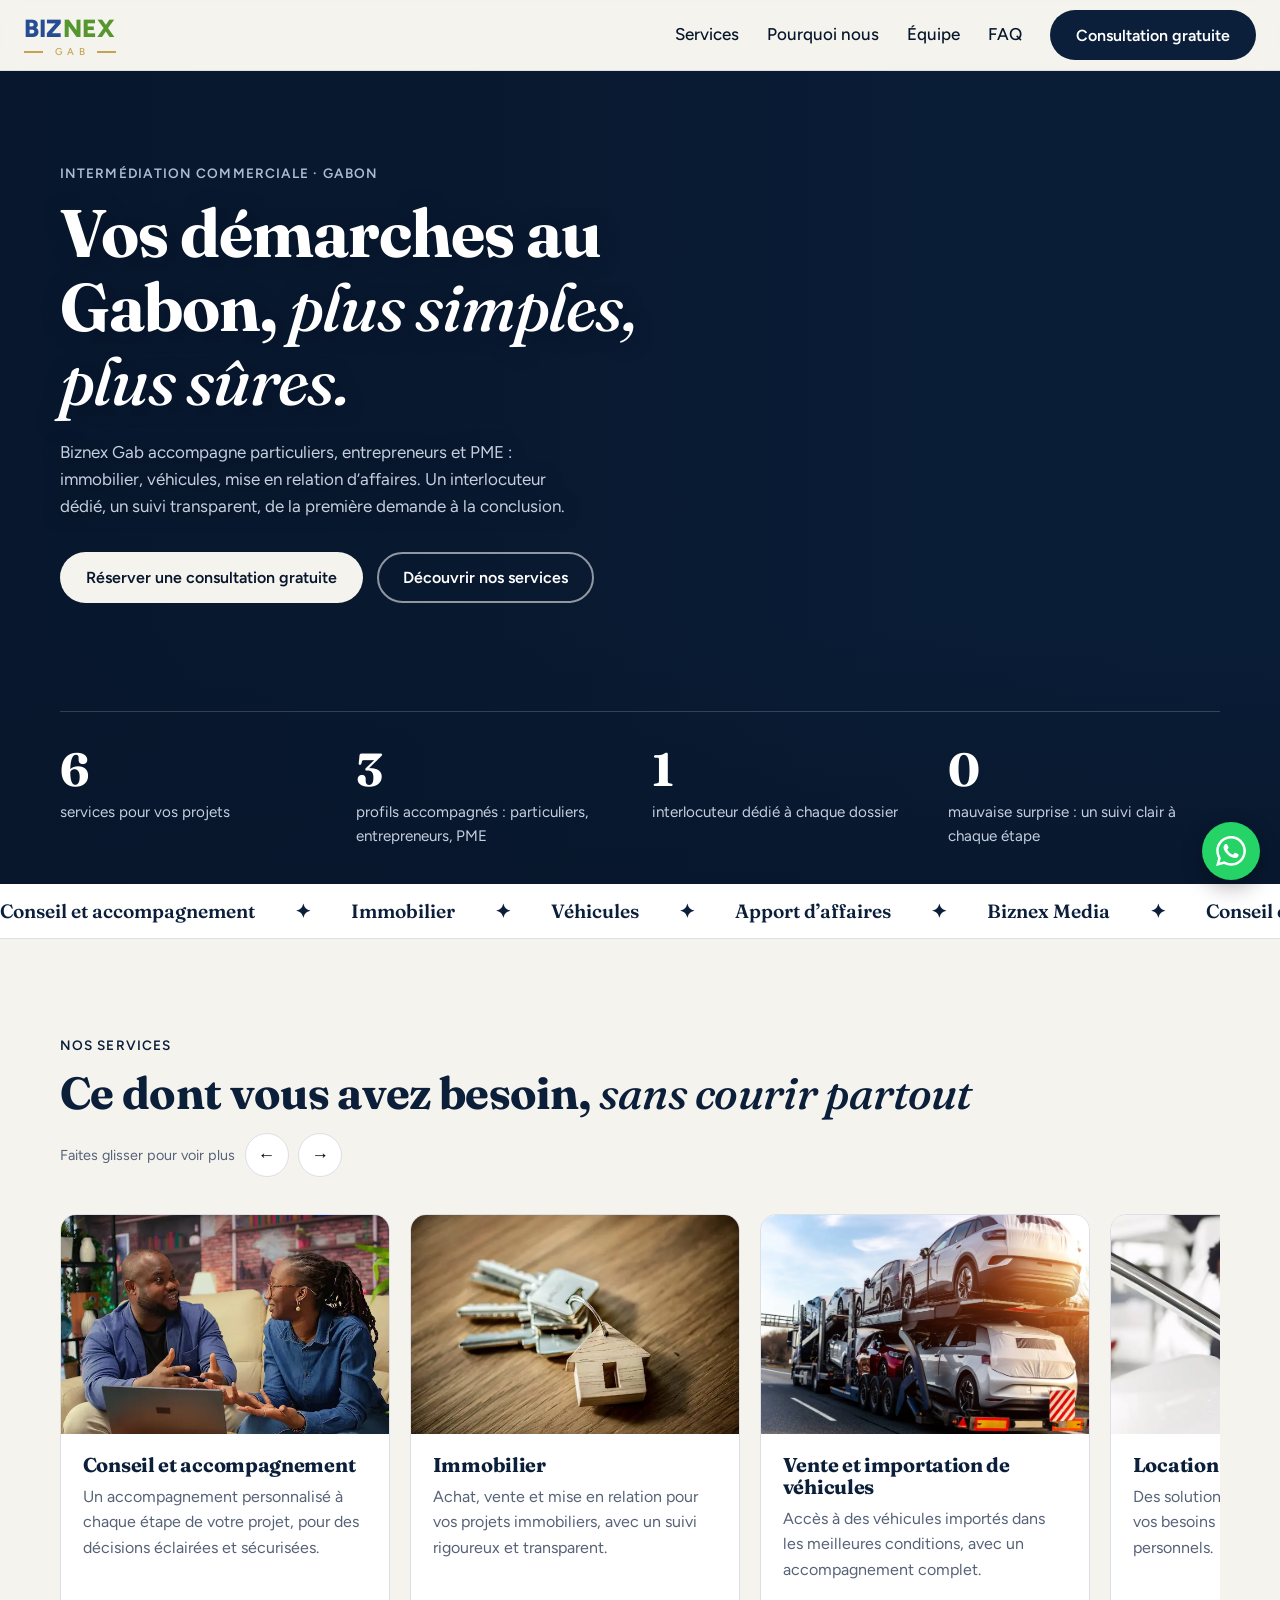
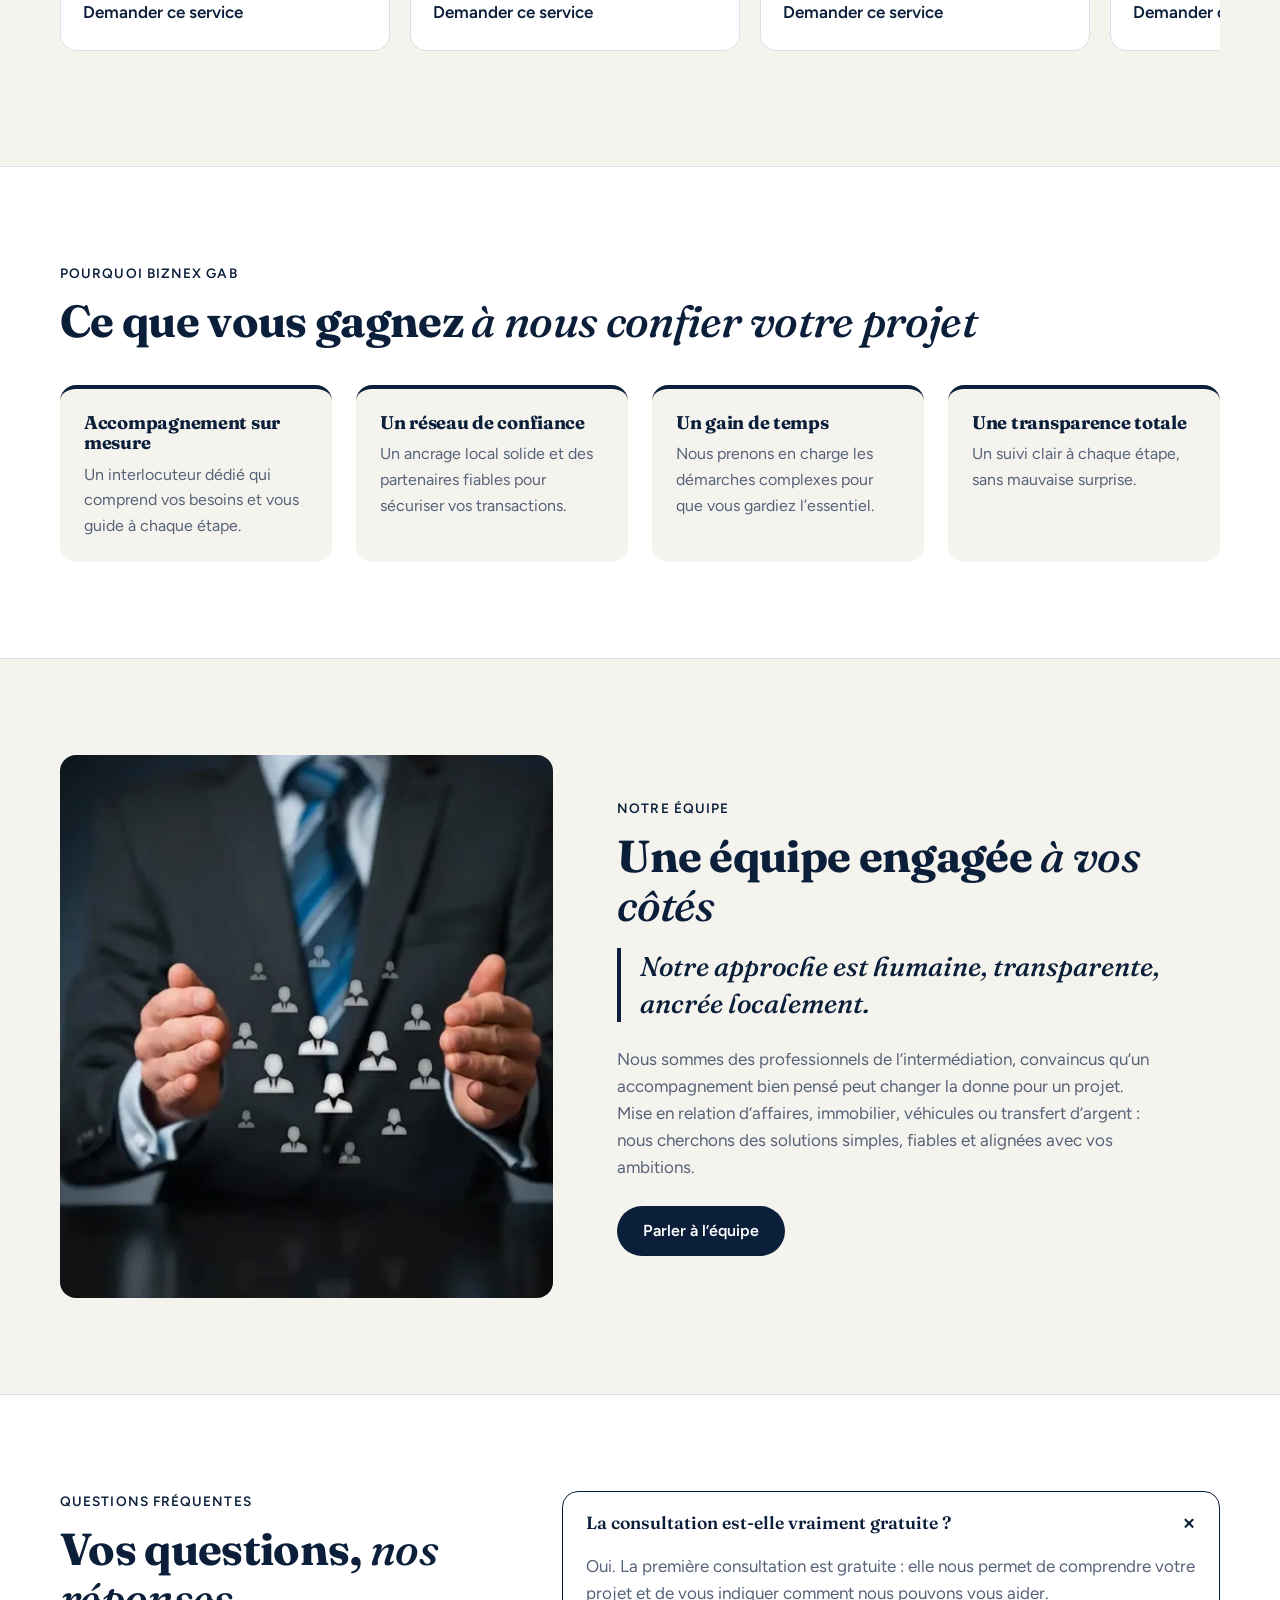
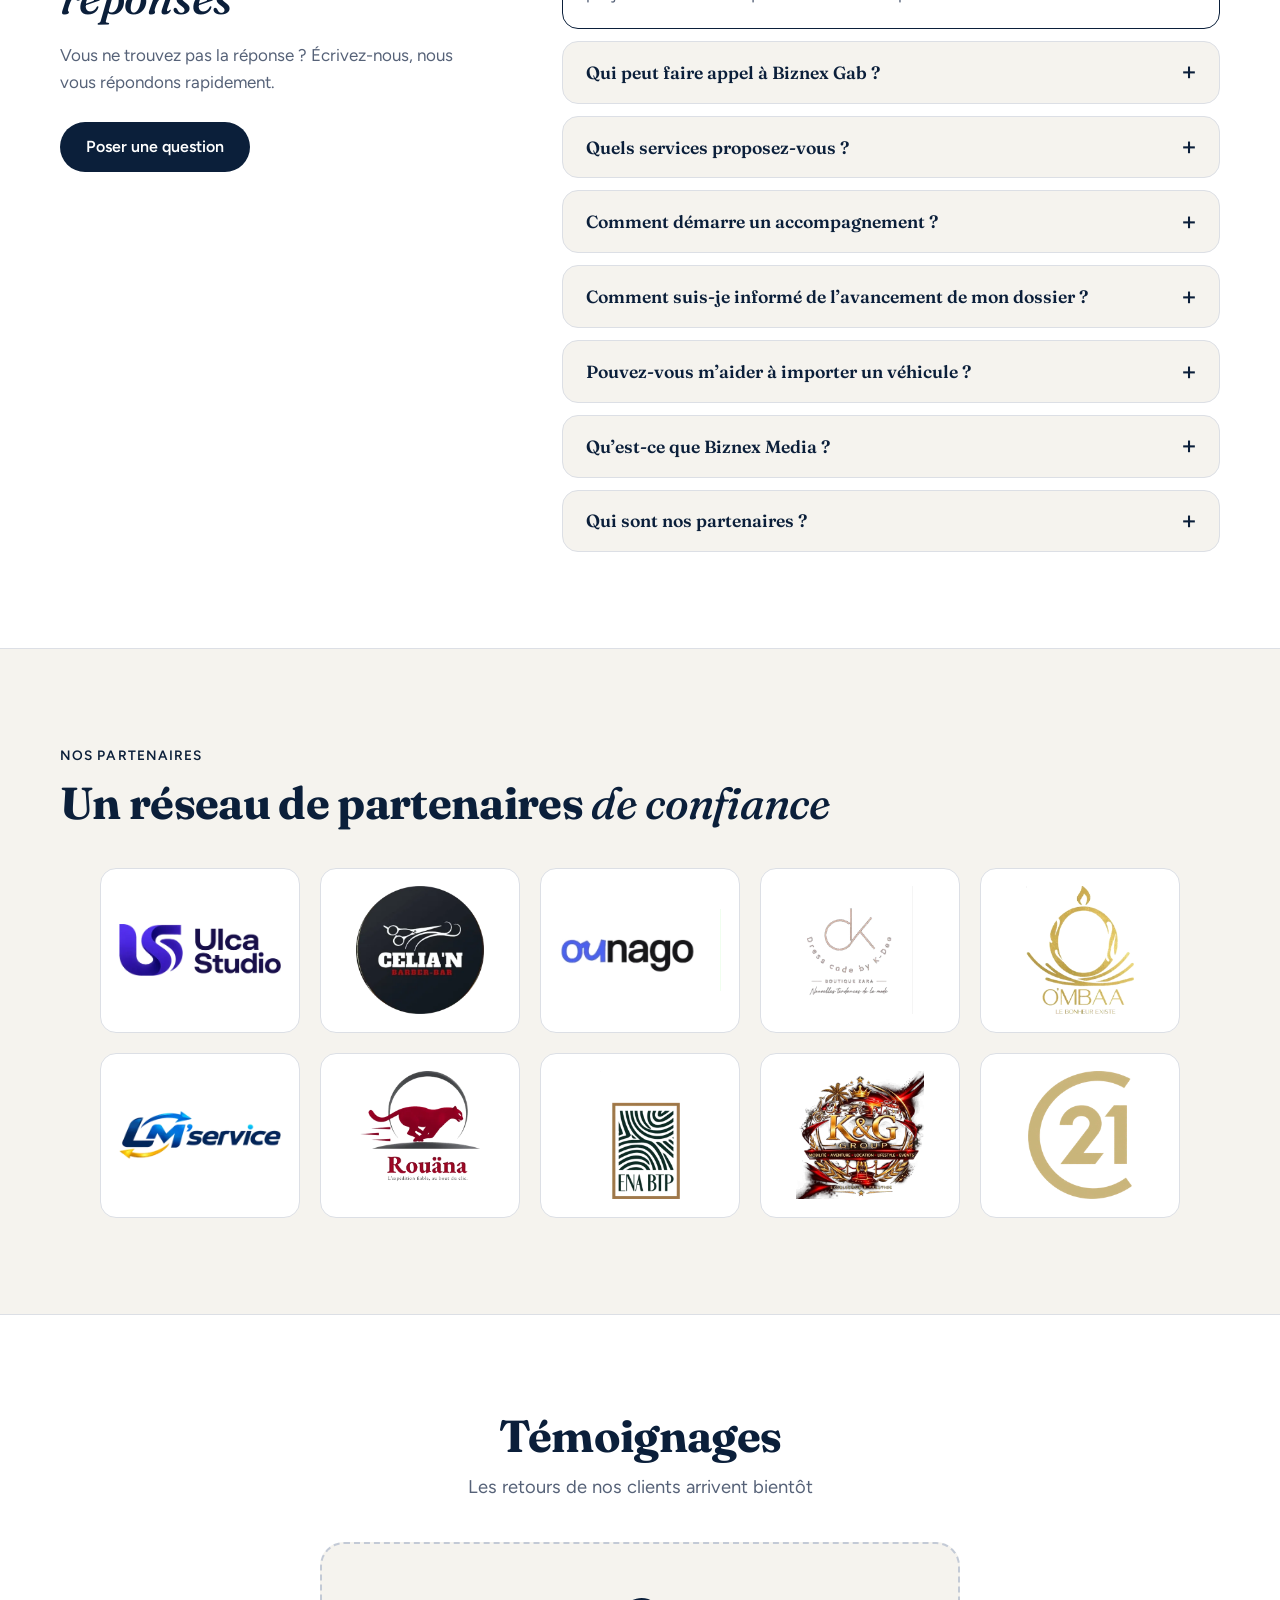
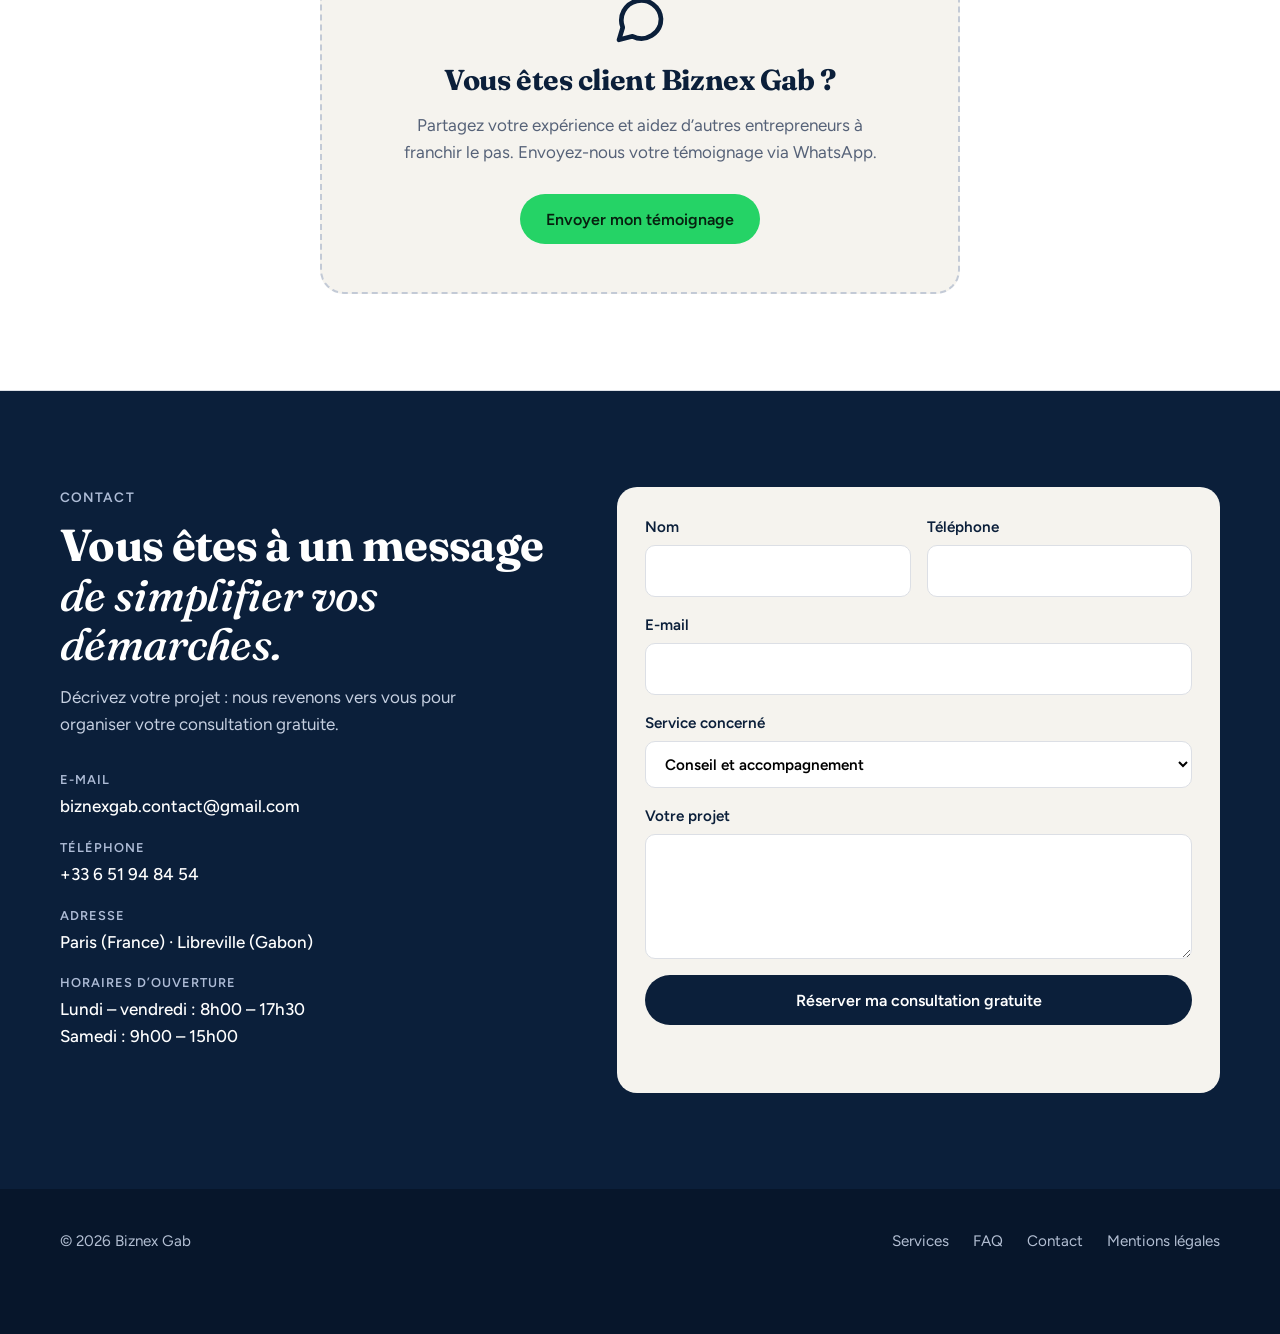
<file: index.html>
<!DOCTYPE html>
<html lang="fr">
<head>
<meta charset="utf-8">
<meta name="viewport" content="width=device-width, initial-scale=1">
<meta name="theme-color" content="#0b1f3a">
<meta name="color-scheme" content="only light">
<title>Biznex Gab – Intermédiation commerciale au Gabon</title>
<meta name="description" content="Biznex Gab accompagne particuliers, entrepreneurs et PME au Gabon : immobilier, véhicules, apport d’affaires, conseil et podcasts.">
<link rel="preconnect" href="https://fonts.googleapis.com">
<link rel="preconnect" href="https://fonts.gstatic.com" crossorigin>
<link href="https://fonts.googleapis.com/css2?family=Fraunces:ital,opsz,wght@0,9..144,600;0,9..144,700;1,9..144,500&family=Figtree:wght@400;500;600;800&display=swap" rel="stylesheet">
<link rel="stylesheet" href="css/style.css">
<script>document.documentElement.classList.add('js')</script>
<script type="application/ld+json">
{
  "@context": "https://schema.org",
  "@type": "FAQPage",
  "mainEntity": [
    {
      "@type": "Question",
      "name": "La consultation est-elle vraiment gratuite ?",
      "acceptedAnswer": {
        "@type": "Answer",
        "text": "Oui. La première consultation est gratuite : elle nous permet de comprendre votre projet et de vous indiquer comment nous pouvons vous aider."
      }
    },
    {
      "@type": "Question",
      "name": "Qui peut faire appel à Biznex Gab ?",
      "acceptedAnswer": {
        "@type": "Answer",
        "text": "Les particuliers, les entrepreneurs et les PME qui ont un projet ou une démarche à mener au Gabon : immobilier, véhicules, mise en relation d’affaires ou conseil."
      }
    },
    {
      "@type": "Question",
      "name": "Quels services proposez-vous ?",
      "acceptedAnswer": {
        "@type": "Answer",
        "text": "Conseil et accompagnement, immobilier (achat, vente, mise en relation), vente et importation de véhicules, location de véhicules, apport d’affaires, et production de podcasts entrepreneuriaux avec Biznex Media."
      }
    },
    {
      "@type": "Question",
      "name": "Comment démarre un accompagnement ?",
      "acceptedAnswer": {
        "@type": "Answer",
        "text": "Vous nous décrivez votre projet via le formulaire de contact. Un interlocuteur dédié vous répond pour organiser votre consultation, puis vous guide à chaque étape."
      }
    },
    {
      "@type": "Question",
      "name": "Comment suis-je informé de l’avancement de mon dossier ?",
      "acceptedAnswer": {
        "@type": "Answer",
        "text": "Vous avez un interlocuteur unique et un suivi clair à chaque étape, pour éviter toute mauvaise surprise."
      }
    },
    {
      "@type": "Question",
      "name": "Pouvez-vous m’aider à importer un véhicule ?",
      "acceptedAnswer": {
        "@type": "Answer",
        "text": "Oui. Nous vous donnons accès à des véhicules importés et vous accompagnons de bout en bout dans la démarche."
      }
    },
    {
      "@type": "Question",
      "name": "Qu’est-ce que Biznex Media ?",
      "acceptedAnswer": {
        "@type": "Answer",
        "text": "C’est notre activité de conception et de production de podcasts entrepreneuriaux."
      }
    },
    {
      "@type": "Question",
      "name": "Qui sont nos partenaires ?",
      "acceptedAnswer": {
        "@type": "Answer",
        "text": "Biznex Gab s’appuie sur un réseau de partenaires de confiance : Ulca Studio, Celia’N Barber-Bar, Ounago, Dress Code by K-Dee (Boutique Zara), O’MBAA, LM’service, Rouäna, ENA BTP, K&G Group et Century 21. Retrouvez leurs logos dans la section Nos partenaires."
      }
    }
  ]
}
</script>
</head>
<body>

<div class="progress" id="progress"></div>
<header>
  <div class="wrap nav">
    <a class="logo" href="#haut" aria-label="Biznex Gab, accueil"><span class="logo-mot"><span class="logo-biz">BIZ</span><span class="logo-nex">NEX</span></span><span class="logo-gab">GAB</span></a>
    <button class="burger" aria-label="Ouvrir le menu" aria-expanded="false" aria-controls="menu"><span></span><span></span><span></span></button>
    <nav aria-label="Navigation principale">
      <ul id="menu">
        <li><a href="#services">Services</a></li>
        <li><a href="#pourquoi">Pourquoi nous</a></li>
        <li><a href="#equipe">Équipe</a></li>
        <li><a href="#faq">FAQ</a></li>
        <li><a class="btn btn-nuit" href="#contact">Consultation gratuite</a></li>
      </ul>
    </nav>
  </div>
</header>

<main id="haut">
  <section class="hero">
    <div class="hero-bg" aria-hidden="true"><img src="images/IMG_7253_hd.webp" alt=""><img src="images/IMG_7257_hd.webp" alt="" loading="lazy"><img src="images/IMG_7255_hd.webp" alt="" loading="lazy"><img src="images/IMG_7252_hd.webp" alt="" loading="lazy"><img src="images/IMG_7258_hd.webp" alt="" loading="lazy"></div>
    <div class="wrap">
      <div class="hero-grid">
        <div>
          <span class="eyebrow">Intermédiation commerciale · Gabon</span>
          <h1>Vos démarches au Gabon, <em>plus simples, plus sûres.</em></h1>
          <p class="lead">Biznex Gab accompagne particuliers, entrepreneurs et PME : immobilier, véhicules, mise en relation d’affaires. Un interlocuteur dédié, un suivi transparent, de la première demande à la conclusion.</p>
          <div class="actions">
            <a class="btn btn-clair" href="#contact">Réserver une consultation gratuite</a>
            <a class="btn btn-ligne" href="#services">Découvrir nos services</a>
          </div>
        </div>
      </div>
      <div class="chiffres">
        <div><strong data-n="6">0</strong><span>services pour vos projets</span></div>
        <div><strong data-n="3">0</strong><span>profils accompagnés : particuliers, entrepreneurs, PME</span></div>
        <div><strong data-n="1">0</strong><span>interlocuteur dédié à chaque dossier</span></div>
        <div><strong data-n="0">0</strong><span>mauvaise surprise : un suivi clair à chaque étape</span></div>
      </div>
    </div>
  </section>

  <div class="marquee" aria-hidden="true">
    <div class="marquee-track">
      <div><span>Conseil et accompagnement</span><span>✦</span><span>Immobilier</span><span>✦</span><span>Véhicules</span><span>✦</span><span>Apport d’affaires</span><span>✦</span><span>Biznex Media</span><span>✦</span></div>
      <div><span>Conseil et accompagnement</span><span>✦</span><span>Immobilier</span><span>✦</span><span>Véhicules</span><span>✦</span><span>Apport d’affaires</span><span>✦</span><span>Biznex Media</span><span>✦</span></div>
    </div>
  </div>

  <section id="services">
    <div class="wrap">
      <div class="tete">
        <div><span class="eyebrow">Nos services</span><h2>Ce dont vous avez besoin, <em>sans courir partout</em></h2></div>
        <div class="fleches"><span>Faites glisser pour voir plus</span>
          <button class="fl" id="prev" aria-label="Services précédents">←</button>
          <button class="fl" id="next" aria-label="Services suivants">→</button></div>
      </div>
      <div class="piste" id="piste" tabindex="0" aria-label="Liste des services">
        <article class="carte"><img src="images/IMG_7253.webp" alt="Séance de conseil" loading="lazy"><div><h3>Conseil et accompagnement</h3><p>Un accompagnement personnalisé à chaque étape de votre projet, pour des décisions éclairées et sécurisées.</p><a href="#contact" data-service="Conseil et accompagnement">Demander ce service</a></div></article>
        <article class="carte"><img src="images/IMG_7255.webp" alt="Bien immobilier" loading="lazy"><div><h3>Immobilier</h3><p>Achat, vente et mise en relation pour vos projets immobiliers, avec un suivi rigoureux et transparent.</p><a href="#contact" data-service="Immobilier">Demander ce service</a></div></article>
        <article class="carte"><img src="images/IMG_7257.webp" alt="Véhicule importé" loading="lazy"><div><h3>Vente et importation de véhicules</h3><p>Accès à des véhicules importés dans les meilleures conditions, avec un accompagnement complet.</p><a href="#contact" data-service="Vente et importation de véhicules">Demander ce service</a></div></article>
        <article class="carte"><img src="images/IMG_7258.webp" alt="Véhicule de location" loading="lazy"><div><h3>Location de véhicules</h3><p>Des solutions de location adaptées à vos besoins professionnels ou personnels.</p><a href="#contact" data-service="Location de véhicules">Demander ce service</a></div></article>
        <article class="carte"><img src="images/IMG_7252.webp" alt="Rencontre d’affaires" loading="lazy"><div><h3>Apport d’affaires</h3><p>Mise en relation stratégique entre entreprises et investisseurs pour concrétiser vos projets d’affaires.</p><a href="#contact" data-service="Apport d’affaires">Demander ce service</a></div></article>
        <article class="carte"><img src="images/IMG_8871.webp" alt="Enregistrement de podcast" loading="lazy"><div><h3>Biznex Media</h3><p>Conception et production de podcasts entrepreneuriaux.</p><a href="#contact" data-service="Biznex Media (podcasts)">Demander ce service</a></div></article>
      </div>
    </div>
  </section>

  <section id="pourquoi">
    <div class="wrap">
      <span class="eyebrow">Pourquoi Biznex Gab</span>
      <h2>Ce que vous gagnez <em>à nous confier votre projet</em></h2>
      <div class="engage">
        <div><h3>Accompagnement sur mesure</h3><p>Un interlocuteur dédié qui comprend vos besoins et vous guide à chaque étape.</p></div>
        <div><h3>Un réseau de confiance</h3><p>Un ancrage local solide et des partenaires fiables pour sécuriser vos transactions.</p></div>
        <div><h3>Un gain de temps</h3><p>Nous prenons en charge les démarches complexes pour que vous gardiez l’essentiel.</p></div>
        <div><h3>Une transparence totale</h3><p>Un suivi clair à chaque étape, sans mauvaise surprise.</p></div>
      </div>
    </div>
  </section>

  <section id="equipe">
    <div class="wrap equipe">
      <img src="images/IMG_7261.webp" alt="L’équipe Biznex Gab" loading="lazy">
      <div>
        <span class="eyebrow">Notre équipe</span>
        <h2>Une équipe engagée <em>à vos côtés</em></h2>
        <blockquote>Notre approche est humaine, transparente, ancrée localement.</blockquote>
        <p>Nous sommes des professionnels de l’intermédiation, convaincus qu’un accompagnement bien pensé peut changer la donne pour un projet. Mise en relation d’affaires, immobilier, véhicules ou transfert d’argent : nous cherchons des solutions simples, fiables et alignées avec vos ambitions.</p>
        <a class="btn btn-nuit" href="#contact">Parler à l’équipe</a>
      </div>
    </div>
  </section>

  <section id="faq">
    <div class="wrap faq-grid">
      <div>
        <span class="eyebrow">Questions fréquentes</span>
        <h2>Vos questions, <em>nos réponses</em></h2>
        <p class="faq-intro">Vous ne trouvez pas la réponse ? Écrivez-nous, nous vous répondons rapidement.</p>
        <a class="btn btn-nuit" href="#contact">Poser une question</a>
      </div>
      <div class="faq-liste">
        <details open>
          <summary>La consultation est-elle vraiment gratuite ?</summary>
          <div class="faq-rep"><p>Oui. La première consultation est gratuite : elle nous permet de comprendre votre projet et de vous indiquer comment nous pouvons vous aider.</p></div>
        </details>
        <details>
          <summary>Qui peut faire appel à Biznex Gab ?</summary>
          <div class="faq-rep"><p>Les particuliers, les entrepreneurs et les PME qui ont un projet ou une démarche à mener au Gabon : immobilier, véhicules, mise en relation d’affaires ou conseil.</p></div>
        </details>
        <details>
          <summary>Quels services proposez-vous ?</summary>
          <div class="faq-rep"><p>Conseil et accompagnement, immobilier (achat, vente, mise en relation), vente et importation de véhicules, location de véhicules, apport d’affaires, et production de podcasts entrepreneuriaux avec Biznex Media.</p></div>
        </details>
        <details>
          <summary>Comment démarre un accompagnement ?</summary>
          <div class="faq-rep"><p>Vous nous décrivez votre projet via le formulaire de contact. Un interlocuteur dédié vous répond pour organiser votre consultation, puis vous guide à chaque étape.</p></div>
        </details>
        <details>
          <summary>Comment suis-je informé de l’avancement de mon dossier ?</summary>
          <div class="faq-rep"><p>Vous avez un interlocuteur unique et un suivi clair à chaque étape, pour éviter toute mauvaise surprise.</p></div>
        </details>
        <details>
          <summary>Pouvez-vous m’aider à importer un véhicule ?</summary>
          <div class="faq-rep"><p>Oui. Nous vous donnons accès à des véhicules importés et vous accompagnons de bout en bout dans la démarche.</p></div>
        </details>
        <details>
          <summary>Qu’est-ce que Biznex Media ?</summary>
          <div class="faq-rep"><p>C’est notre activité de conception et de production de podcasts entrepreneuriaux.</p></div>
        </details>
        <details>
          <summary>Qui sont nos partenaires ?</summary>
          <div class="faq-rep"><p>Biznex Gab s’appuie sur un réseau de partenaires de confiance : Ulca Studio, Celia’N Barber-Bar, Ounago, Dress Code by K-Dee (Boutique Zara), O’MBAA, LM’service, Rouäna, ENA BTP, K&amp;G Group et Century 21. Retrouvez leurs logos dans la section <a href="#partenaires">Nos partenaires</a>.</p></div>
        </details>
      </div>
    </div>
  </section>

  <section id="partenaires">
    <div class="wrap">
      <div class="tete"><div><span class="eyebrow">Nos partenaires</span><h2>Un réseau de partenaires <em>de confiance</em></h2></div></div>
      <ul class="logos">
      <li><img src="images/partenaires/ulca-studio.webp" alt="Ulca Studio" loading="lazy"></li>
      <li><img src="images/partenaires/celian-barber-bar.webp" alt="Celia’N Barber-Bar" loading="lazy"></li>
      <li><img src="images/partenaires/ounago.webp" alt="Ounago" loading="lazy"></li>
      <li><img src="images/partenaires/dress-code-k-dee.webp" alt="Dress Code by K-Dee, Boutique Zara" loading="lazy"></li>
      <li><img src="images/partenaires/ombaa.webp" alt="O’MBAA" loading="lazy"></li>
      <li><img src="images/partenaires/lm-service.webp" alt="LM’service" loading="lazy"></li>
      <li><img src="images/partenaires/rouana.webp" alt="Rouäna" loading="lazy"></li>
      <li><img src="images/partenaires/ena-btp.webp" alt="ENA BTP" loading="lazy"></li>
      <li><img src="images/partenaires/kg-group.webp" alt="K&amp;G Group" loading="lazy"></li>
      <li><img src="images/partenaires/century21.webp" alt="Century 21" loading="lazy"></li>
      </ul>
    </div>
  </section>

  <section id="temoignages">
    <div class="wrap temo">
      <h2>Témoignages</h2>
      <p class="temo-sous">Les retours de nos clients arrivent bientôt</p>
      <div class="temo-carte">
        <svg viewBox="0 0 24 24" width="56" height="56" fill="none" stroke="currentColor" stroke-width="2" stroke-linecap="round" stroke-linejoin="round" aria-hidden="true"><path d="M21 11.5a8.4 8.4 0 0 1-12.2 7.5L3 20.5l1.6-5.3A8.5 8.5 0 1 1 21 11.5z"/></svg>
        <h3>Vous êtes client Biznex Gab ?</h3>
        <p>Partagez votre expérience et aidez d’autres entrepreneurs à franchir le pas. Envoyez-nous votre témoignage via WhatsApp.</p>
        <a class="btn btn-wa" href="https://wa.me/33651948454?text=Bonjour%2C%20je%20suis%20client%20Biznex%20Gab%20et%20je%20souhaite%20partager%20mon%20t%C3%A9moignage." target="_blank" rel="noopener">Envoyer mon témoignage</a>
      </div>
    </div>
  </section>

  <section id="contact" class="dark">
    <div class="wrap contact">
      <div>
        <span class="eyebrow">Contact</span>
        <h2>Vous êtes à un message <em>de simplifier vos démarches.</em></h2>
        <p class="lead">Décrivez votre projet : nous revenons vers vous pour organiser votre consultation gratuite.</p>
        <ul class="coords">
          <li><span>E-mail</span><a href="mailto:biznexgab.contact@gmail.com">biznexgab.contact@gmail.com</a></li>
          <li><span>Téléphone</span><a href="tel:+33651948454">+33 6 51 94 84 54</a></li>
          <li><span>Adresse</span><div>Paris (France) · Libreville (Gabon)</div></li>
          <li><span>Horaires d’ouverture</span><div>Lundi – vendredi : 8h00 – 17h30<br>Samedi : 9h00 – 15h00</div></li>
        </ul>
      </div>
      <form id="form" action="https://formspree.io/f/xnpdjlnp" method="POST">
        <div class="duo">
          <label>Nom<input name="nom" required autocomplete="name"></label>
          <label>Téléphone<input name="telephone" type="tel" required autocomplete="tel"></label>
        </div>
        <label>E-mail<input name="email" type="email" required autocomplete="email"></label>
        <label>Service concerné
          <select name="service" id="service">
            <option>Conseil et accompagnement</option><option>Immobilier</option><option>Vente et importation de véhicules</option>
            <option>Location de véhicules</option><option>Apport d’affaires</option><option>Biznex Media (podcasts)</option>
          </select>
        </label>
        <label>Votre projet<textarea name="message" rows="4" required></textarea></label>
        <button class="btn btn-nuit" type="submit">Réserver ma consultation gratuite</button>
        <p class="statut" id="statut" role="status"></p>
      </form>
    </div>
  </section>
</main>

<footer>
  <div class="wrap pied">
    <span>© 2026 Biznex Gab</span>
    <ul><li><a href="#services">Services</a></li><li><a href="#faq">FAQ</a></li><li><a href="#contact">Contact</a></li><li><a href="mentions-legales.html">Mentions légales</a></li></ul>
  </div>
</footer>

<a class="wa-flottant" href="https://wa.me/33651948454?text=Bonjour%2C%20je%20vous%20contacte%20depuis%20votre%20site%20Biznex%20Gab.%20J%E2%80%99aimerais%20avoir%20des%20informations%20sur%20vos%20services." target="_blank" rel="noopener" aria-label="Nous écrire sur WhatsApp"><svg viewBox="0 0 24 24" width="30" height="30" fill="currentColor" aria-hidden="true"><path d="M17.47 14.38c-.3-.15-1.76-.87-2.03-.97-.27-.1-.47-.15-.67.15-.2.3-.77.97-.94 1.16-.17.2-.35.22-.64.07-.3-.15-1.26-.46-2.39-1.47-.88-.79-1.48-1.76-1.65-2.06-.17-.3-.02-.46.13-.6.13-.13.3-.35.45-.52.15-.17.2-.3.3-.5.1-.2.05-.37-.03-.52-.07-.15-.67-1.61-.92-2.21-.24-.58-.49-.5-.67-.51h-.57c-.2 0-.52.07-.79.37-.27.3-1.04 1.02-1.04 2.48s1.07 2.88 1.21 3.07c.15.2 2.1 3.2 5.08 4.49.71.3 1.26.49 1.69.63.71.23 1.36.2 1.87.12.57-.09 1.76-.72 2.01-1.41.25-.7.25-1.29.17-1.41-.07-.12-.27-.2-.57-.35m-5.42 7.4h-.01a9.87 9.87 0 0 1-5.03-1.38l-.36-.21-3.74.98 1-3.65-.24-.37a9.86 9.86 0 0 1-1.51-5.26c0-5.45 4.44-9.88 9.89-9.88 2.64 0 5.12 1.03 6.99 2.9a9.82 9.82 0 0 1 2.89 6.99c0 5.45-4.44 9.88-9.88 9.88m8.41-18.3A11.8 11.8 0 0 0 12.05 0C5.5 0 .16 5.34.16 11.89c0 2.1.55 4.14 1.59 5.95L.06 24l6.3-1.65a11.88 11.88 0 0 0 5.68 1.45h.01c6.55 0 11.89-5.34 11.89-11.89a11.82 11.82 0 0 0-3.48-8.41z"/></svg></a>

<script src="js/main.js" defer></script>
</body>
</html>
</file>
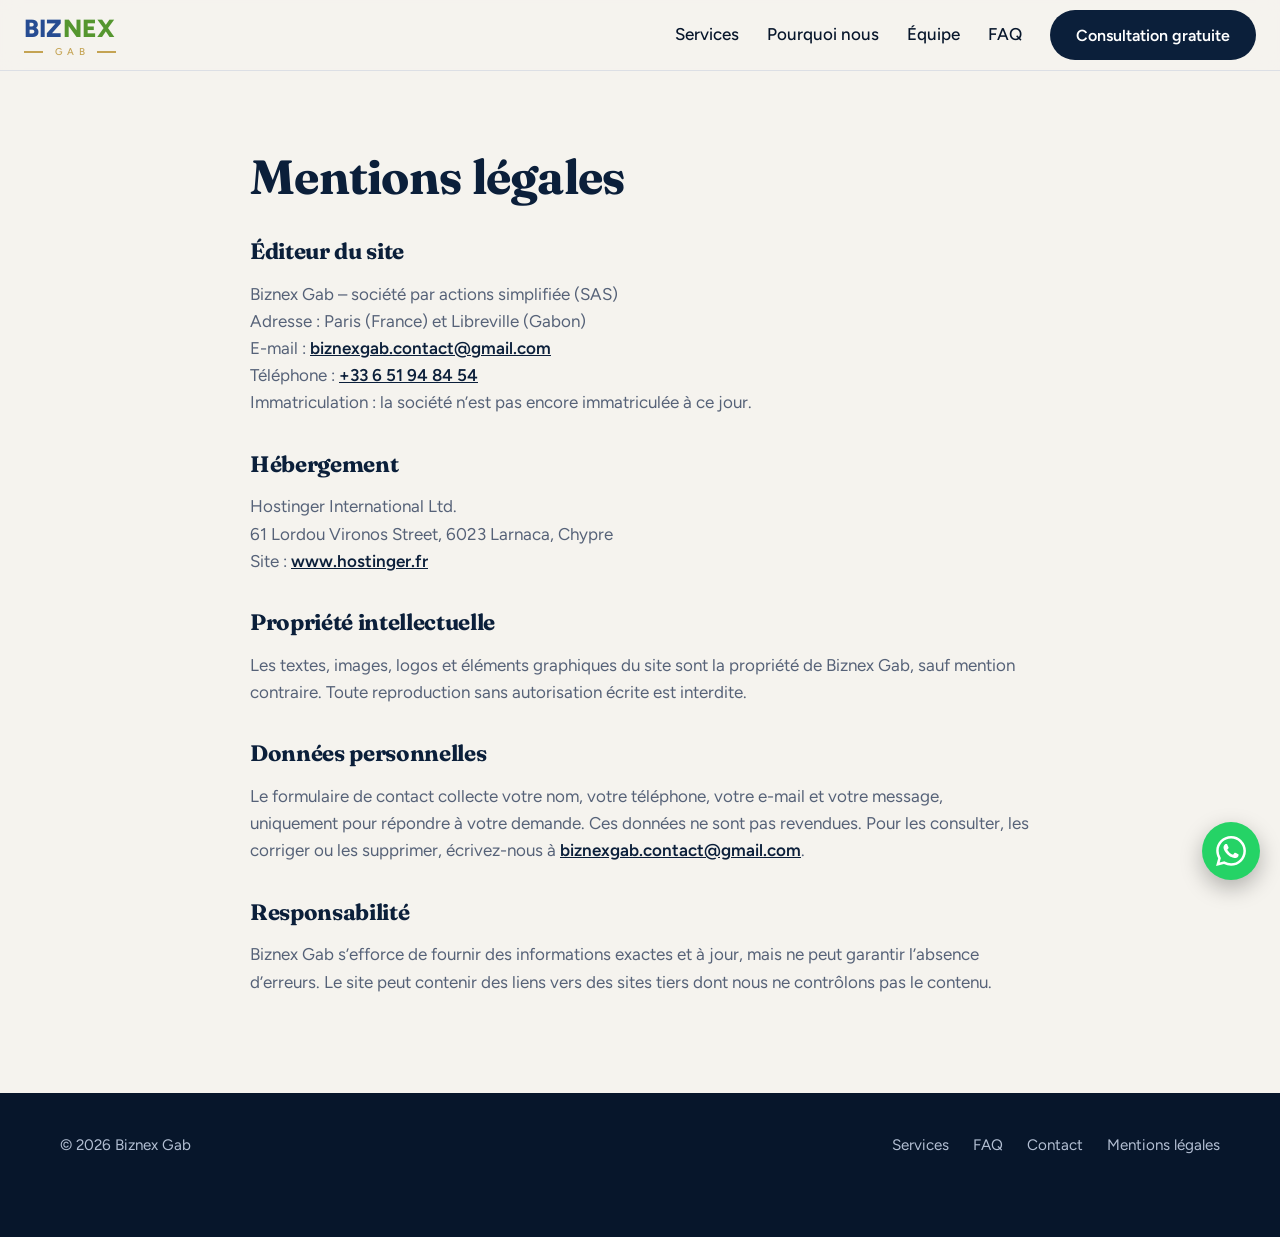
<file: mentions-legales.html>
<!DOCTYPE html>
<html lang="fr">
<head>
<meta charset="utf-8">
<meta name="viewport" content="width=device-width, initial-scale=1">
<meta name="theme-color" content="#0b1f3a">
<meta name="robots" content="noindex">
<title>Mentions légales – Biznex Gab</title>
<link rel="preconnect" href="https://fonts.googleapis.com">
<link rel="preconnect" href="https://fonts.gstatic.com" crossorigin>
<link href="https://fonts.googleapis.com/css2?family=Fraunces:ital,opsz,wght@0,9..144,600;0,9..144,700;1,9..144,500&family=Figtree:wght@400;500;600;800&display=swap" rel="stylesheet">
<link rel="stylesheet" href="css/style.css">
</head>
<body>

<header>
  <div class="wrap nav">
    <a class="logo" href="index.html" aria-label="Biznex Gab, accueil"><span class="logo-mot"><span class="logo-biz">BIZ</span><span class="logo-nex">NEX</span></span><span class="logo-gab">GAB</span></a>
    <button class="burger" aria-label="Ouvrir le menu" aria-expanded="false" aria-controls="menu"><span></span><span></span><span></span></button>
    <nav aria-label="Navigation principale">
      <ul id="menu">
        <li><a href="index.html#services">Services</a></li>
        <li><a href="index.html#pourquoi">Pourquoi nous</a></li>
        <li><a href="index.html#equipe">Équipe</a></li>
        <li><a href="index.html#faq">FAQ</a></li>
        <li><a class="btn btn-nuit" href="index.html#contact">Consultation gratuite</a></li>
      </ul>
    </nav>
  </div>
</header>

<main class="legal">
  <div class="wrap">
    <h1>Mentions légales</h1>

    <h2>Éditeur du site</h2>
    <p>Biznex Gab – société par actions simplifiée (SAS)<br>
    Adresse : Paris (France) et Libreville (Gabon)<br>
    E-mail : <a href="mailto:biznexgab.contact@gmail.com">biznexgab.contact@gmail.com</a><br>
    Téléphone : <a href="tel:+33651948454">+33 6 51 94 84 54</a><br>
    Immatriculation : la société n’est pas encore immatriculée à ce jour.</p>

    <h2>Hébergement</h2>
    <p>Hostinger International Ltd.<br>
    61 Lordou Vironos Street, 6023 Larnaca, Chypre<br>
    Site : <a href="https://www.hostinger.fr" target="_blank" rel="noopener">www.hostinger.fr</a></p>

    <h2>Propriété intellectuelle</h2>
    <p>Les textes, images, logos et éléments graphiques du site sont la propriété de Biznex Gab, sauf mention contraire. Toute reproduction sans autorisation écrite est interdite.</p>

    <h2>Données personnelles</h2>
    <p>Le formulaire de contact collecte votre nom, votre téléphone, votre e-mail et votre message, uniquement pour répondre à votre demande. Ces données ne sont pas revendues. Pour les consulter, les corriger ou les supprimer, écrivez-nous à <a href="mailto:biznexgab.contact@gmail.com">biznexgab.contact@gmail.com</a>.</p>

    <h2>Responsabilité</h2>
    <p>Biznex Gab s’efforce de fournir des informations exactes et à jour, mais ne peut garantir l’absence d’erreurs. Le site peut contenir des liens vers des sites tiers dont nous ne contrôlons pas le contenu.</p>
  </div>
</main>

<footer>
  <div class="wrap pied">
    <span>© 2026 Biznex Gab</span>
    <ul><li><a href="index.html#services">Services</a></li><li><a href="index.html#faq">FAQ</a></li><li><a href="index.html#contact">Contact</a></li><li><a href="mentions-legales.html">Mentions légales</a></li></ul>
  </div>
</footer>

<a class="wa-flottant" href="https://wa.me/33651948454?text=Bonjour%2C%20je%20vous%20contacte%20depuis%20votre%20site%20Biznex%20Gab.%20J%E2%80%99aimerais%20avoir%20des%20informations%20sur%20vos%20services." target="_blank" rel="noopener" aria-label="Nous écrire sur WhatsApp"><svg viewBox="0 0 24 24" width="30" height="30" fill="currentColor" aria-hidden="true"><path d="M17.47 14.38c-.3-.15-1.76-.87-2.03-.97-.27-.1-.47-.15-.67.15-.2.3-.77.97-.94 1.16-.17.2-.35.22-.64.07-.3-.15-1.26-.46-2.39-1.47-.88-.79-1.48-1.76-1.65-2.06-.17-.3-.02-.46.13-.6.13-.13.3-.35.45-.52.15-.17.2-.3.3-.5.1-.2.05-.37-.03-.52-.07-.15-.67-1.61-.92-2.21-.24-.58-.49-.5-.67-.51h-.57c-.2 0-.52.07-.79.37-.27.3-1.04 1.02-1.04 2.48s1.07 2.88 1.21 3.07c.15.2 2.1 3.2 5.08 4.49.71.3 1.26.49 1.69.63.71.23 1.36.2 1.87.12.57-.09 1.76-.72 2.01-1.41.25-.7.25-1.29.17-1.41-.07-.12-.27-.2-.57-.35m-5.42 7.4h-.01a9.87 9.87 0 0 1-5.03-1.38l-.36-.21-3.74.98 1-3.65-.24-.37a9.86 9.86 0 0 1-1.51-5.26c0-5.45 4.44-9.88 9.89-9.88 2.64 0 5.12 1.03 6.99 2.9a9.82 9.82 0 0 1 2.89 6.99c0 5.45-4.44 9.88-9.88 9.88m8.41-18.3A11.8 11.8 0 0 0 12.05 0C5.5 0 .16 5.34.16 11.89c0 2.1.55 4.14 1.59 5.95L.06 24l6.3-1.65a11.88 11.88 0 0 0 5.68 1.45h.01c6.55 0 11.89-5.34 11.89-11.89a11.82 11.82 0 0 0-3.48-8.41z"/></svg></a>

<script src="js/main.js" defer></script>
</body>
</html>
</file>
<file: css/style.css>
/* ==========================================================
   Biznex Gab – feuille de style
   Sommaire :
   1. Variables et base      5. Services (carrousel)
   2. Boutons                6. Engagements, équipe, FAQ
   3. En-tête et menu        7. Contact et pied de page
   4. Hero et chiffres       8. Animations, responsive
   Palette : bleu nuit (--nuit), blanc, blanc cassé (--creme)
   ========================================================== */

:root {
  --nuit: #0b1f3a;
  --nuit2: #07162b;
  --creme: #f5f3ee;
  --papier: #f5f3ee;
  --blanc: #fff;
  --encre: #0b1f3a;
  --gris: #566278;
  --trait: #dcdfe5;
  --r: 16px;
  --max: 1160px
}

*,
*::before,
*::after {
  box-sizing: border-box
}

html {
  scroll-behavior: smooth;
  scroll-padding-top: 84px
}

body {
  margin: 0;
  font: 400 1.0625rem/1.6 'Figtree', system-ui, sans-serif;
  color: var(--encre);
  background: var(--papier)
}

h1,
h2,
h3 {
  font-family: 'Fraunces', Georgia, serif;
  margin: 0;
  line-height: 1.1;
  letter-spacing: -.015em
}

h1 em,
h2 em {
  font-style: italic;
  font-weight: 500
}

img {
  max-width: 100%;
  display: block
}

a {
  color: inherit
}

:focus-visible {
  outline: 3px solid var(--nuit);
  outline-offset: 3px;
  border-radius: 4px
}

.hero :focus-visible,
.dark :focus-visible {
  outline-color: var(--creme)
}

.wrap {
  width: min(var(--max), 100% - 2.5rem);
  margin-inline: auto
}

section {
  padding: clamp(3.5rem, 8vw, 6rem) 0
}

.eyebrow {
  display: block;
  font-size: .85rem;
  font-weight: 600;
  letter-spacing: .08em;
  text-transform: uppercase;
  color: var(--nuit);
  margin-bottom: .7rem
}

.dark .eyebrow,
.hero .eyebrow {
  color: #aebcd6
}

h2 {
  font-size: clamp(1.9rem, 3.8vw, 2.8rem);
  font-weight: 700
}

.btn {
  display: inline-block;
  padding: .85rem 1.5rem;
  border-radius: 999px;
  font: 600 1rem 'Figtree', sans-serif;
  text-decoration: none;
  border: 2px solid transparent;
  cursor: pointer;
  transition: transform .2s, background .2s
}

.btn:hover {
  transform: translateY(-2px)
}

.btn-clair {
  background: var(--creme);
  color: var(--nuit2)
}

.btn-clair:hover {
  background: #fff
}

.btn-nuit {
  background: var(--nuit);
  color: #fff
}

.btn-nuit:hover {
  background: var(--nuit2)
}

.btn-wa {
  background: #25d366;
  color: #07200f
}

.btn-wa:hover {
  background: #1ebe5a
}

.btn-ligne {
  border-color: rgba(255, 255, 255, .55);
  color: #fff
}

.btn-ligne:hover {
  background: rgba(255, 255, 255, .1)
}

/* En-tête */
header {
  position: sticky;
  top: 0;
  z-index: 50;
  background: rgba(245, 243, 238, .93);
  backdrop-filter: blur(10px);
  border-bottom: 1px solid var(--trait)
}

.nav.wrap {
  width: calc(100% - 3rem);
  max-width: none
}

.nav {
  display: flex;
  align-items: center;
  justify-content: space-between;
  height: 70px
}

.logo {
  display: inline-flex;
  flex-direction: column;
  align-items: stretch;
  gap: .22rem;
  line-height: 1;
  text-decoration: none
}

.logo-mot {
  font: 800 1.55rem 'Figtree', system-ui, sans-serif;
  letter-spacing: .01em;
  text-align: center
}

.logo-biz {
  color: #264c92
}

.logo-nex {
  color: #55962f
}

.logo-gab {
  display: flex;
  align-items: center;
  gap: .45rem;
  font: 500 .62rem 'Figtree', system-ui, sans-serif;
  letter-spacing: .5em;
  text-indent: .5em;
  color: #c4a352
}

.logo-gab::before,
.logo-gab::after {
  content: "";
  flex: 1;
  height: 1.5px;
  background: #c4a352
}

nav ul {
  display: flex;
  gap: 1.75rem;
  align-items: center;
  list-style: none;
  margin: 0;
  padding: 0
}

nav a {
  text-decoration: none;
  font-weight: 500;
  color: var(--nuit2)
}

nav a.btn {
  color: #fff
}

nav a:not(.btn):hover {
  color: var(--nuit);
  text-decoration: underline;
  text-decoration-color: var(--nuit);
  text-decoration-thickness: 3px;
  text-underline-offset: 6px
}

.burger {
  display: none;
  background: none;
  border: 0;
  padding: .5rem;
  cursor: pointer
}

.burger span {
  display: block;
  width: 24px;
  height: 2px;
  background: var(--encre);
  margin: 5px 0
}

/* Hero */
.hero {
  background: var(--nuit);
  color: #fff;
  padding: clamp(3rem, 7vw, 5rem) 0 0;
  overflow: hidden
}

.hero-grid {
  display: grid;
  grid-template-columns: 1fr;
  gap: clamp(2rem, 5vw, 4rem);
  align-items: center
}

.hero h1 {
  font-size: clamp(2.4rem, 5.6vw, 4.2rem);
  font-weight: 700
}

.hero .lead {
  color: #c5cfe0;
  max-width: 33rem;
  margin: 1.3rem 0 2rem
}

.actions {
  display: flex;
  gap: .9rem;
  flex-wrap: wrap
}

.hero-img {
  position: relative
}

.hero-img img {
  border-radius: var(--r) var(--r) 0 0;
  aspect-ratio: 4/4.3;
  object-fit: cover;
  width: 100%;
  background: var(--nuit2)
}

.hero .eyebrow,
.hero h1,
.hero .lead,
.actions {
  animation: monte .8s cubic-bezier(.2, .7, .2, 1) both
}

.hero h1 {
  animation-delay: .08s
}

.hero .lead {
  animation-delay: .16s
}

.actions {
  animation-delay: .24s
}

@keyframes monte {
  from {
    opacity: 0;
    transform: translateY(60px)
  }

  to {
    opacity: 1;
    transform: none
  }
}

.chiffres {
  display: grid;
  grid-template-columns: repeat(4, 1fr);
  gap: 1.5rem;
  padding: 2.2rem 0;
  margin-top: clamp(2rem, 5vw, 3.5rem);
  border-top: 1px solid rgba(255, 255, 255, .18)
}

.chiffres strong {
  display: block;
  font: 700 clamp(2rem, 4vw, 2.9rem) 'Fraunces', serif;
  color: #fff;
  line-height: 1
}

.chiffres span {
  display: block;
  margin-top: .4rem;
  font-size: .95rem;
  color: #c5cfe0
}

/* Carrousel */
.tete {
  display: flex;
  justify-content: space-between;
  align-items: end;
  gap: 1rem;
  flex-wrap: wrap;
  margin-bottom: 2rem
}

.fleches {
  display: flex;
  align-items: center;
  gap: .6rem;
  color: var(--gris);
  font-size: .9rem
}

.fl {
  width: 44px;
  height: 44px;
  border-radius: 50%;
  border: 1.5px solid var(--trait);
  background: #fff;
  cursor: pointer;
  font-size: 1.1rem;
  transition: .2s
}

.fl:hover {
  background: var(--nuit);
  color: #fff;
  border-color: var(--nuit)
}

.piste {
  display: flex;
  gap: 1.25rem;
  overflow-x: auto;
  scroll-snap-type: x mandatory;
  padding: .3rem .2rem 1.2rem;
  scrollbar-width: thin;
  scrollbar-color: var(--nuit) var(--trait)
}

.carte {
  flex: 0 0 min(330px, 82%);
  scroll-snap-align: start;
  background: #fff;
  border: 1px solid var(--trait);
  border-radius: var(--r);
  overflow: hidden;
  display: flex;
  flex-direction: column;
  transition: transform .25s, box-shadow .25s
}

.carte:hover {
  transform: translateY(-4px);
  box-shadow: 0 16px 34px rgba(11, 31, 58, .15)
}

.carte img {
  width: 100%;
  aspect-ratio: 3/2;
  object-fit: cover;
  background: var(--trait)
}

.carte div {
  padding: 1.25rem 1.35rem 1.5rem;
  display: flex;
  flex-direction: column;
  flex: 1
}

.carte h3 {
  font-size: 1.25rem;
  margin-bottom: .5rem
}

.carte p {
  margin: 0 0 1rem;
  color: var(--gris);
  font-size: 1rem;
  flex: 1
}

.carte a {
  font-weight: 600;
  color: var(--nuit);
  text-decoration: none
}

.carte a:hover {
  text-decoration: underline;
  text-underline-offset: 4px
}

/* Engagements */
#pourquoi {
  background: #fff;
  border-block: 1px solid var(--trait)
}

.engage {
  display: grid;
  grid-template-columns: repeat(4, 1fr);
  gap: 1.5rem;
  margin-top: 2.5rem
}

.engage div {
  background: var(--papier);
  border-radius: var(--r);
  padding: 1.5rem;
  border-top: 4px solid var(--nuit)
}

.engage h3 {
  font-size: 1.15rem;
  margin-bottom: .5rem
}

.engage p {
  margin: 0;
  color: var(--gris);
  font-size: 1rem
}

/* Équipe / citation */
.equipe {
  display: grid;
  grid-template-columns: .9fr 1.1fr;
  gap: clamp(2rem, 5vw, 4rem);
  align-items: center
}

.equipe img {
  border-radius: var(--r);
  width: 100%;
  aspect-ratio: 4/4.4;
  object-fit: cover;
  background: var(--trait)
}

blockquote {
  margin: 1.2rem 0 1.5rem;
  padding-left: 1.2rem;
  border-left: 4px solid var(--nuit);
  font: 500 italic clamp(1.3rem, 2.4vw, 1.7rem)/1.35 'Fraunces', serif
}

.equipe p {
  color: var(--gris);
  max-width: 34rem;
  margin: 0 0 1.5rem
}

/* Contact */
.dark {
  background: var(--nuit);
  color: #fff
}

.contact {
  display: grid;
  grid-template-columns: .9fr 1.1fr;
  gap: clamp(2rem, 5vw, 4rem);
  align-items: start
}

.dark .lead {
  color: #c5cfe0;
  margin-top: 1rem;
  max-width: 27rem
}

form {
  background: var(--papier);
  color: var(--encre);
  padding: 1.75rem;
  border-radius: 20px;
  display: grid;
  gap: 1rem
}

label {
  font-weight: 600;
  font-size: .95rem;
  display: grid;
  gap: .35rem
}

input,
select,
textarea {
  font: inherit;
  padding: .8rem .9rem;
  border: 1.5px solid var(--trait);
  border-radius: 10px;
  background: #fff;
  width: 100%
}

input:focus,
select:focus,
textarea:focus {
  outline: 3px solid var(--nuit);
  border-color: var(--encre)
}

.duo {
  display: grid;
  grid-template-columns: 1fr 1fr;
  gap: 1rem
}

.statut {
  margin: 0;
  font-weight: 600;
  min-height: 1.5rem
}

footer {
  background: var(--nuit2);
  color: #b3bfd3;
  padding: 2.5rem 0 5rem;
  font-size: .95rem
}

.pied {
  display: flex;
  justify-content: space-between;
  flex-wrap: wrap;
  gap: 1rem
}

footer ul {
  display: flex;
  gap: 1.5rem;
  list-style: none;
  margin: 0;
  padding: 0;
  flex-wrap: wrap
}

footer a {
  text-decoration: none
}

footer a:hover {
  color: #fff
}

/* FAQ */
#faq {
  background: #fff;
  border-block: 1px solid var(--trait)
}

.faq-grid {
  display: grid;
  grid-template-columns: .8fr 1.2fr;
  gap: clamp(2rem, 5vw, 4rem);
  align-items: start
}

.faq-intro {
  color: var(--gris);
  margin: 1.2rem 0 1.6rem;
  max-width: 26rem
}

.faq-liste {
  display: grid;
  gap: .75rem
}

details {
  background: var(--papier);
  border: 1px solid var(--trait);
  border-radius: var(--r);
  transition: border-color .2s, background .2s
}

details[open] {
  border-color: var(--nuit);
  background: #fff
}

summary {
  list-style: none;
  cursor: pointer;
  padding: 1.1rem 1.4rem;
  font: 600 1.1rem 'Fraunces', serif;
  display: flex;
  justify-content: space-between;
  align-items: center;
  gap: 1rem
}

summary::-webkit-details-marker {
  display: none
}

summary::after {
  content: "+";
  font: 500 1.6rem/1 'Figtree', sans-serif;
  flex: none;
  transition: transform .3s
}

details[open] summary::after {
  transform: rotate(45deg)
}

.faq-rep {
  padding: 0 1.4rem 1.3rem;
  color: var(--gris)
}

.faq-rep p {
  margin: 0
}

details[open] .faq-rep {
  animation: deplie .35s ease
}

@keyframes deplie {
  from {
    opacity: 0;
    transform: translateY(-8px)
  }

  to {
    opacity: 1;
    transform: none
  }
}

/* Pages de texte (mentions légales) */
.legal {
  padding: clamp(3rem, 7vw, 5rem) 0
}

.legal .wrap {
  max-width: 780px
}

.legal h1 {
  font-size: clamp(2rem, 4.5vw, 3rem);
  margin-bottom: 2rem
}

.legal h2 {
  font-size: 1.4rem;
  margin: 2.2rem 0 .6rem
}

.legal p,
.legal li {
  color: var(--gris)
}

.legal mark {
  background: #e6ebf5;
  color: var(--nuit);
  padding: 0 .3em;
  border-radius: 4px
}

@media (max-width:900px) {

  .hero-grid,
  .equipe,
  .contact,
  .faq-grid {
    grid-template-columns: 1fr
  }

  .hero-img {
    display: none
  }

  .nav.wrap {
    width: calc(100% - 2rem)
  }

  .chiffres {
    grid-template-columns: 1fr 1fr
  }

  .engage {
    grid-template-columns: 1fr 1fr
  }

    .burger {
  display: block;
  margin-left: auto;
  flex-shrink: 0;
}

  .nav {
  position: relative;
  display: flex;
  align-items: center;
  justify-content: space-between;
}

.nav > nav {
  position: absolute;
  top: 100%;
  right: 0;
  width: min(320px, calc(100vw - 2rem));
  z-index: 100;
}

  nav ul {
  position: static;
  width: 100%;
  background: var(--papier);
  flex-direction: column;
  align-items: stretch;
  gap: 0;
  padding: .5rem 1.25rem 1.25rem;
  border: 1px solid var(--trait);
  border-radius: 0 0 var(--r) var(--r);
  box-shadow: 0 16px 30px rgba(11, 31, 58, .15);
  display: none;
}
  nav ul.ouvert {
    display: flex
  }

  nav li a:not(.btn) {
    display: block;
    padding: .85rem 0
  }
}

@media (max-width:600px) {

  .logos li {
    flex-basis: calc(50% - .65rem);
    --h: 110px
  }

  .engage,
  .duo {
    grid-template-columns: 1fr
  }
}

/* ===== Animations ===== */
.hero,
.hero .wrap {
  position: relative
}

.hero .wrap {
  z-index: 1
}

.hero-img {
  overflow: hidden;
  border-radius: var(--r) var(--r) 0 0
}

.hero-img img {
  animation: zoom 1.8s cubic-bezier(.2, .7, .2, 1) both .2s
}

@keyframes zoom {
  from {
    transform: scale(1.18);
    opacity: 0
  }

  to {
    transform: none;
    opacity: 1
  }
}

.progress {
  position: fixed;
  top: 0;
  left: 0;
  height: 3px;
  width: 100%;
  background: var(--nuit);
  transform-origin: left;
  transform: scaleX(0);
  z-index: 60
}

header {
  transition: box-shadow .3s
}

header.scrolled {
  box-shadow: 0 6px 24px rgba(11, 31, 58, .12)
}

.nav {
  transition: height .3s
}

header.scrolled .nav {
  height: 60px
}

.marquee {
  background: #fff;
  color: var(--nuit);
  border-bottom: 1px solid var(--trait);
  overflow: hidden;
  white-space: nowrap;
  padding: .95rem 0;
  font: 600 1.2rem 'Fraunces', serif
}

.marquee-track {
  display: inline-flex;
  animation: defile 30s linear infinite
}

.marquee:hover .marquee-track {
  animation-play-state: paused
}

.marquee-track div {
  display: inline-flex;
  gap: 2.5rem;
  padding-right: 2.5rem
}

@keyframes defile {
  to {
    transform: translateX(-50%)
  }
}

.js .rev {
  opacity: 0;
  transform: translateY(70px);
  transition: opacity .9s cubic-bezier(.22, 1, .36, 1), transform .9s cubic-bezier(.22, 1, .36, 1);
  transition-delay: var(--d, 0s)
}

.js .rev.vu {
  opacity: 1;
  transform: none
}

/* Les chiffres du hero montent après le titre */
.chiffres {
  animation: monte 1s cubic-bezier(.22, 1, .36, 1) .45s both
}

.carte img {
  transition: transform .7s cubic-bezier(.2, .7, .2, 1)
}

.carte:hover img {
  transform: scale(1.07)
}

.engage div {
  transition: transform .25s, box-shadow .25s
}

.engage div:hover {
  transform: translateY(-5px);
  box-shadow: 0 14px 30px rgba(11, 31, 58, .12)
}

.btn-clair:hover {
  box-shadow: 0 8px 22px rgba(245, 243, 238, .3)
}

@media (prefers-reduced-motion:reduce) {

  *,
  *::before,
  *::after {
    animation-duration: .01ms !important;
    animation-iteration-count: 1 !important;
    scroll-behavior: auto !important
  }

  .js .rev {
    transform: none
  }

  .marquee-track {
    animation: none
  }
}

/* ===== Hero : fond d'images qui défilent ===== */
.hero-bg {
  position: absolute;
  inset: 0;
  overflow: hidden;
  background: var(--nuit);
  z-index: 0
}

.hero-bg img {
  position: absolute;
  inset: 0;
  width: 100%;
  height: 100%;
  object-fit: cover;
  opacity: 0;
  animation: diapo 20s linear infinite
}

.hero-bg img:nth-child(2) { animation-delay: 4s }
.hero-bg img:nth-child(3) { animation-delay: 8s }
.hero-bg img:nth-child(4) { animation-delay: 12s }
.hero-bg img:nth-child(5) { animation-delay: 16s }

.hero-bg::after {
  content: "";
  position: absolute;
  inset: 0;
  background:
    linear-gradient(0deg, rgba(7, 22, 43, .75) 0%, rgba(7, 22, 43, 0) 32%),
    linear-gradient(90deg, rgba(7, 22, 43, .9) 0%, rgba(7, 22, 43, .7) 38%, rgba(7, 22, 43, .3) 70%, rgba(7, 22, 43, .2) 100%)
}

@keyframes diapo {
  0% { opacity: 0; transform: scale(1.02) }
  6% { opacity: 1 }
  20% { opacity: 1 }
  26% { opacity: 0; transform: scale(1.08) }
  100% { opacity: 0; transform: scale(1.08) }
}

/* ===== Partenaires ===== */
.logos {
  list-style: none;
  margin: 2.5rem 0 0;
  padding: 0;
  display: flex;
  flex-wrap: wrap;
  justify-content: center;
  gap: 1.25rem
}

.logos {
  --h: 165px
}

.logos li {
  flex: 0 1 200px;
  height: var(--h);
  display: grid;
  place-items: center;
  padding: 1.1rem;
  background: #fff;
  border: 1px solid var(--trait);
  border-radius: var(--r);
  transition: transform .25s, box-shadow .25s
}

.logos li:hover {
  transform: translateY(-4px);
  box-shadow: 0 14px 30px rgba(11, 31, 58, .12)
}

.logos img {
  max-width: 100%;
  max-height: calc(var(--h) - 2.2rem - 2px);
  width: auto;
  height: auto;
  object-fit: contain
}

/* ===== Témoignages ===== */
#temoignages {
  background: #fff;
  border-block: 1px solid var(--trait)
}

.temo {
  text-align: center
}

.temo-sous {
  margin: .8rem 0 2.5rem;
  color: var(--gris);
  font-size: 1.15rem
}

.temo-carte {
  max-width: 640px;
  margin-inline: auto;
  padding: clamp(2rem, 5vw, 3rem) clamp(1.25rem, 4vw, 2.5rem);
  background: var(--papier);
  border: 2px dashed #c3cad6;
  border-radius: 24px;
  color: var(--nuit);
  display: grid;
  justify-items: center;
  gap: 1rem
}

.temo-carte h3 {
  font-size: clamp(1.4rem, 3vw, 1.8rem);
  color: var(--encre)
}

.temo-carte p {
  margin: 0 0 .75rem;
  color: var(--gris);
  max-width: 30rem
}

/* ===== Coordonnées (section contact) ===== */
.coords {
  list-style: none;
  margin: 2rem 0 0;
  padding: 0;
  display: grid;
  gap: 1.1rem
}

.coords li {
  display: grid;
  gap: .15rem
}

.coords span {
  font-size: .8rem;
  font-weight: 600;
  letter-spacing: .08em;
  text-transform: uppercase;
  color: #aebcd6
}

.coords a,
.coords div {
  color: #fff;
  font-weight: 500;
  text-decoration: none;
  overflow-wrap: anywhere
}

.coords a:hover {
  text-decoration: underline;
  text-underline-offset: 4px
}

/* ===== Bouton WhatsApp flottant ===== */
.wa-flottant {
  position: fixed;
  right: max(1.25rem, env(safe-area-inset-right));
  bottom: max(1.25rem, env(safe-area-inset-bottom));
  z-index: 45;
  width: 58px;
  height: 58px;
  border-radius: 50%;
  background: #25d366;
  color: #fff;
  display: grid;
  place-items: center;
  box-shadow: 0 8px 22px rgba(0, 0, 0, .28);
  transition: transform .2s, background .2s
}

.wa-flottant:hover {
  background: #1ebe5a;
  transform: scale(1.08)
}

.faq-rep a {
  color: var(--nuit);
  font-weight: 600
}

@media (prefers-reduced-motion:reduce) {
  .hero-bg img {
    animation: none !important;
    transform: none
  }

  .hero-bg img:first-child {
    opacity: 1
  }
}

@media (max-width:600px) {
  .logos li {
    flex: 0 1 calc(50% - .65rem)
  }
}

.legal p a {
  color: var(--nuit);
  font-weight: 600
}

.hero h1,
.hero .lead {
  text-shadow: 0 2px 18px rgba(7, 22, 43, .55)
}

.hero-grid {
  min-height: clamp(380px, 56vh, 540px);
  padding-bottom: 2.5rem
}

.hero-grid > div {
  max-width: 40rem
}
</file>
